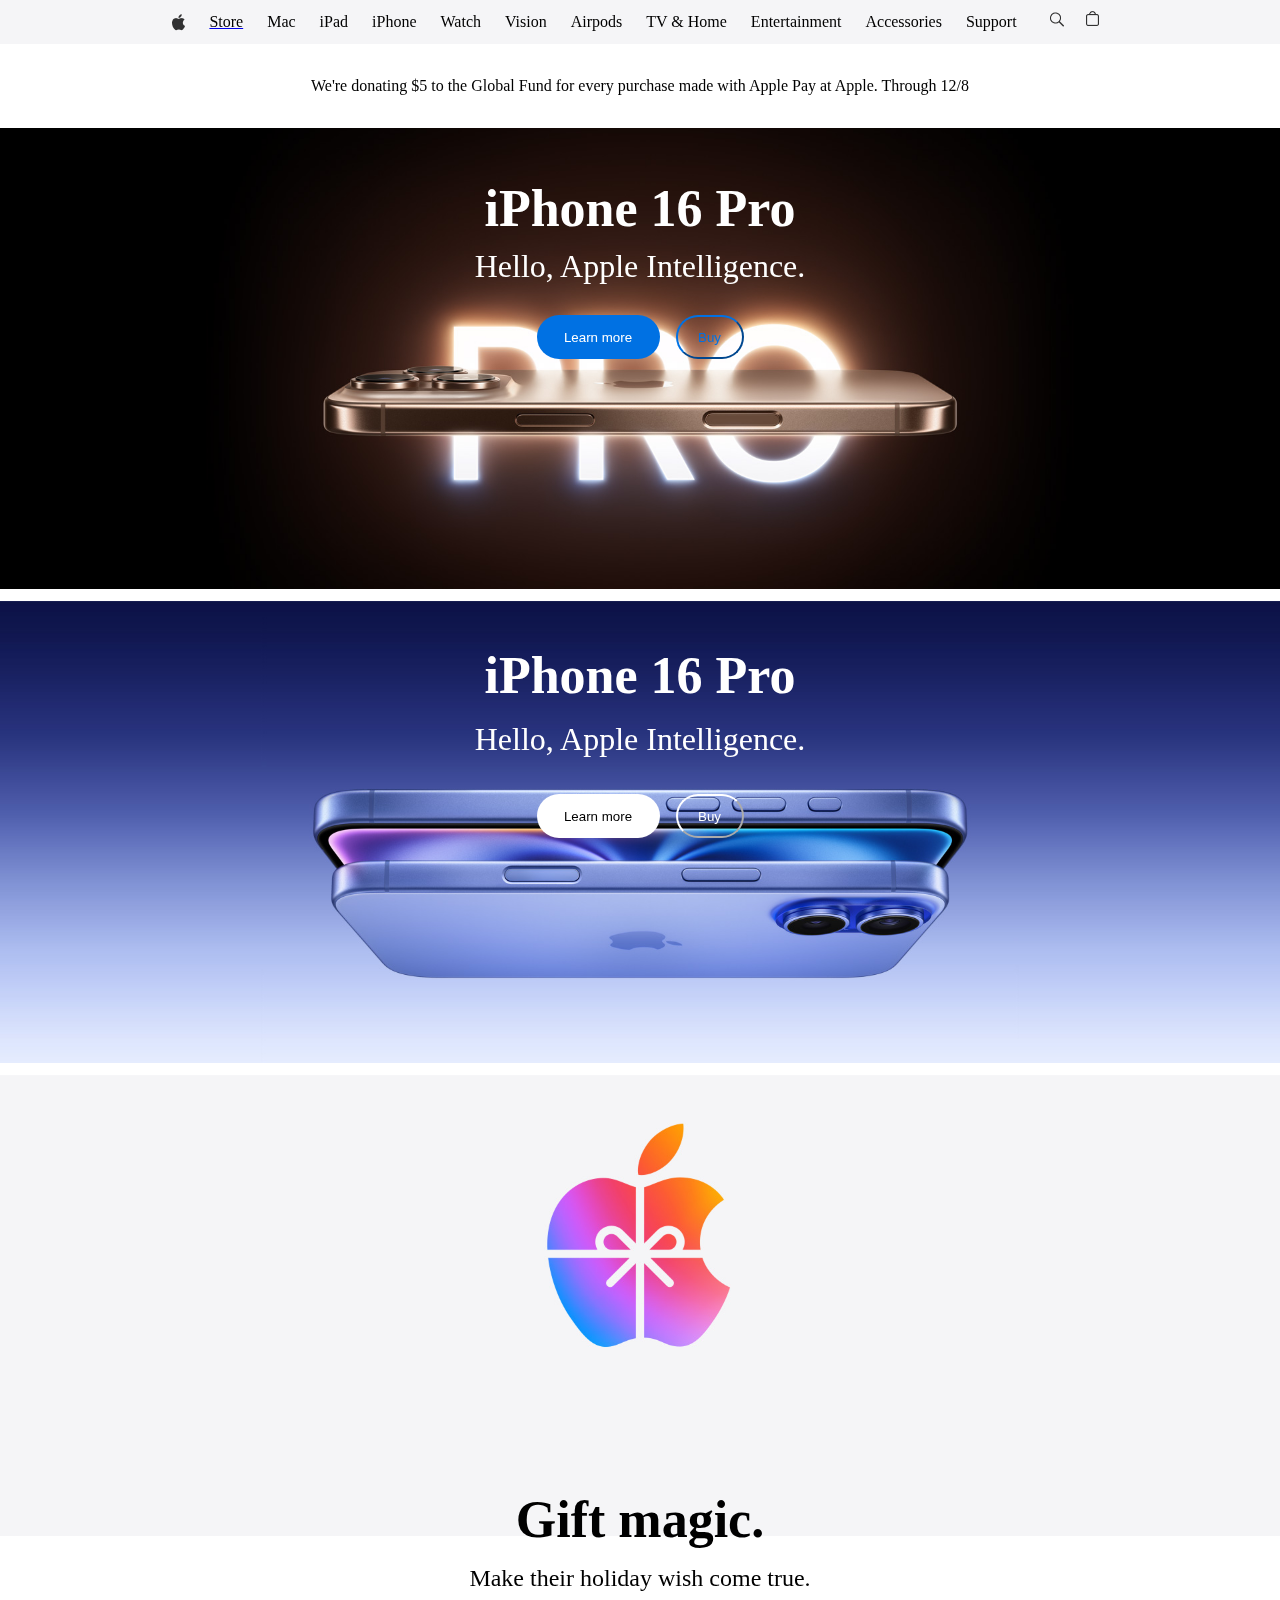
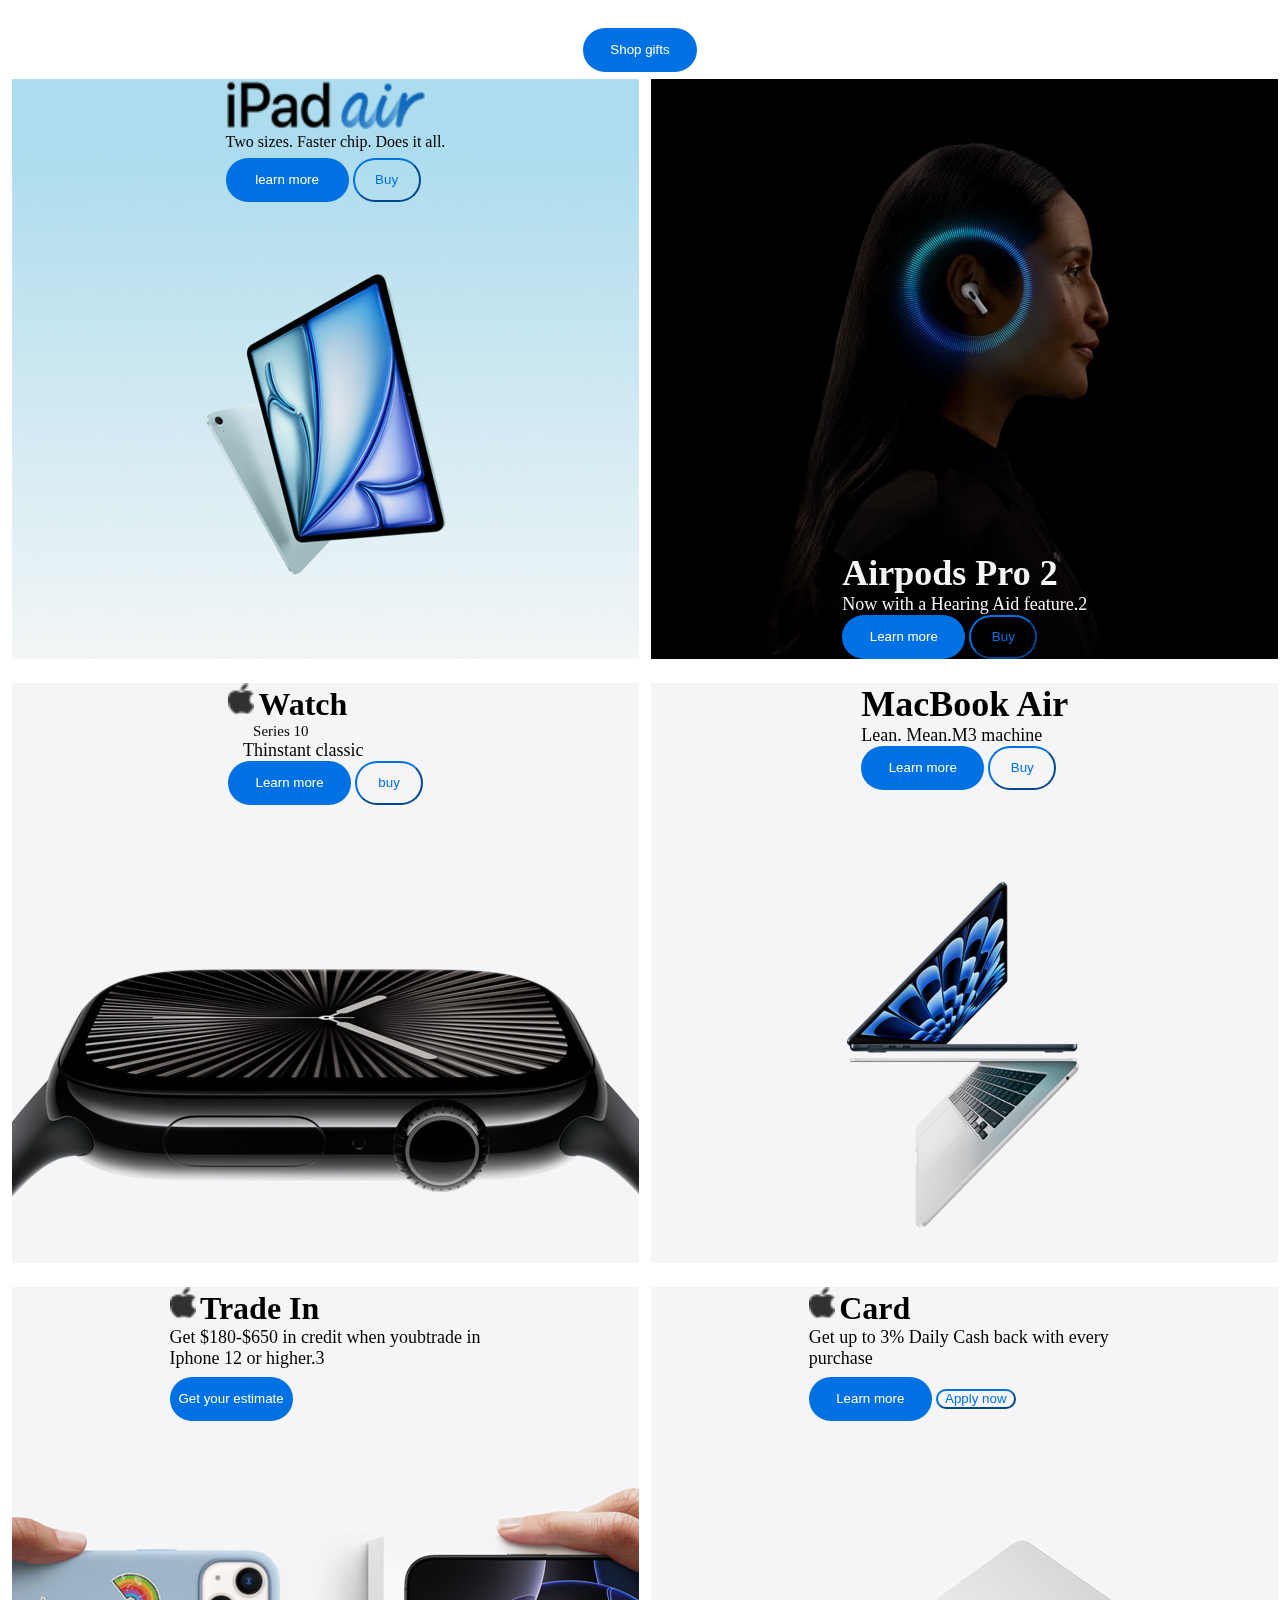
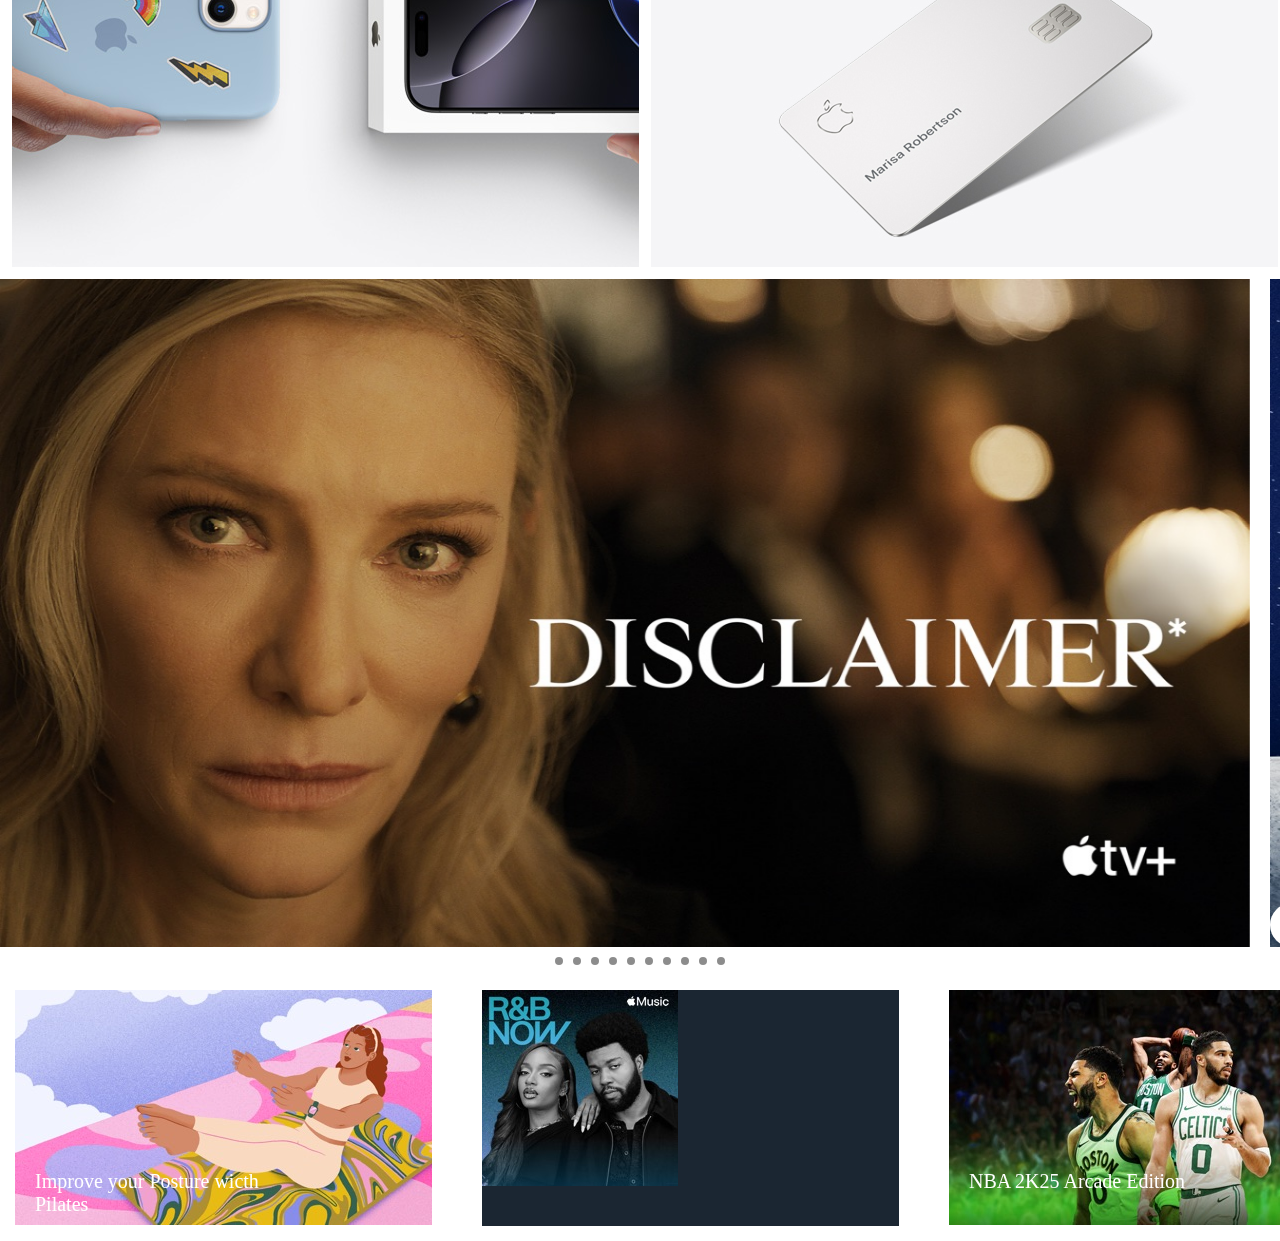
<file: index.html>
<!DOCTYPE html>
<html lang="en">
  <head>
    <meta charset="UTF-8" />
    <meta name="viewport" content="width=device-width, initial-scale=1.0" />
    <title>apple</title>
    <link rel="stylesheet" href="style.css" />
  </head>
  <body>
    <div class="box">
      <img src="Vector.png" />
      <a href="applestore.html">
        <p style="color: black">Store</p>
      </a>
      <p>Mac</p>
      <p>iPad</p>
      <p>iPhone</p>
      <p>Watch</p>
      <p>Vision</p>
      <p>Airpods</p>
      <p>TV & Home</p>
      <p>Entertainment</p>
      <p>Accessories</p>
      <p>Support</p>
      <div>
        <img src="Item → Button - Search apple.com.png" />
        <img src="Item.png" />
      </div>
    </div>
    <div class="box1">
      <p>
        We're donating $5 to the Global Fund for every purchase made with Apple
        Pay at Apple. Through 12/8
      </p>
    </div>
    <div class="box10" style="margin-top: 12px">
      <img class="box3img" src="Background.png" />
      <img
        class="box3img-2"
        src="4d617ff6192318499aff8aebb56aaf232c8f00d4.jpg"
      />
      <div class="box10-text">
        <h1 style="font-size: 52px; font-weight: 600">iPhone 16 Pro</h1>
        <p style="font-size: 32px; font-weight: 100">
          Hello, Apple Intelligence.
        </p>
        <div class="button">
          <button class="learnmore">Learn more</button>
          <button class="buy">Buy</button>
        </div>
      </div>
    </div>
    <div class="box3" style="margin-top: 12px">
      <img class="box3img" src="Background (2).png" />
      <img
        class="box3img-2"
        src="bca14fea5cc383f10eb575ae23034d12bd94613d.jpg"
      />
      <div class="box3-text">
        <h1 style="font-size: 52px; font-weight: 600">iPhone 16 Pro</h1>
        <p style="font-size: 32px; font-weight: 100">
          Hello, Apple Intelligence.
        </p>
        <div class="button">
          <button
            style="
              border: none;
              border-radius: 50px;
              background-color: white;
              color: black;
              width: 123px;
              height: 44px;
            "
          >
            Learn more
          </button>
          <button
            style="
              width: 68px;
              height: 44px;
              background-color: transparent;
              border-radius: 50px;
              color: white;
              border-color: white;
            "
          >
            Buy
          </button>
        </div>
      </div>
    </div>
    <div class="box3" style="margin-top: 12px">
      <img class="box3img" src="Figure.png" />
      <img class="box3img-2" src="Figure.png" />
      <div style="align-items: center" class="box4-text">
        <p style="font-size: 52px; font-weight: 600">Gift magic.</p>
        <p style="font-size: 24px; font-weight: 100">
          Make their holiday wish come true.
        </p>
        <div class="button">
          <button
            style="
              border: none;
              border-radius: 50px;
              background-color: #0071e3;
              color: white;
              width: 114px;
              height: 44px;
            "
          >
            Shop gifts
          </button>
        </div>
      </div>
    </div>

    <div class="mmm">
      <div class="style">
        <img class="imgstyle" src="Figure (1).png" />
        <div class="photo1">
          <img src="82056e736323cf0572d699bc8aa4af98525a979a (1).png" />
          <p style="width: 322px; height: 25px">
            Two sizes. Faster chip. Does it all.
          </p>
          <button class="learnmore">learn more</button>
          <button class="buy">Buy</button>
        </div>
      </div>
      <div class="style" style="align-items: end">
        <img class="imgstyle" src="Figure (2).png" />
        <div>
          <p style="font-weight: 600; font-size: 36px; color: #f5f5f7">
            Airpods Pro 2
          </p>
          <p style="font-size: 18px; color: #f5f5f7; font-weight: 100">
            Now with a Hearing Aid feature.2
          </p>
          <button class="learnmore">Learn more</button>
          <button class="buy">Buy</button>
        </div>
      </div>
    </div>
    <div class="mmm">
      <div class="style">
        <img class="imgstyle" src="Figure (3).png" />
        <div>
          <img style="width: 26.35px; height: 32px" src="Vector.png" />
          <span style="font-size: 32px; font-weight: 600">Watch</span>
          <p style="font-size: 15px; font-weight: 300; margin-left: 25px">
            Series 10
          </p>
          <p style="font-size: 18px; font-weight: 100; margin-left: 15px">
            Thinstant classic
          </p>
          <div>
            <button class="learnmore">Learn more</button>
            <button class="buy">buy</button>
          </div>
        </div>
      </div>
      <div class="style">
        <img class="imgstyle" src="Figure (4).png" />
        <div>
          <p style="font-size: 36px; font-weight: 600">MacBook Air</p>
          <p style="font-size: 18px; font-weight: 100">Lean. Mean.M3 machine</p>
          <button class="learnmore">Learn more</button>
          <button class="buy">Buy</button>
        </div>
      </div>
    </div>
    <div class="mmm">
      <div class="style">
        <img class="imgstyle" src="Figure (5).png" />
        <div>
          <img style="width: 26.35px; height: 32px" src="Vector.png" />
          <span style="font-size: 32px; font-weight: 600">Trade In</span>
          <p
            style="
              font-size: 18px;
              font-weight: 100;
              width: 312px;
              height: 50px;
            "
          >
            Get $180-$650 in credit when youbtrade in Iphone 12 or higher.3
          </p>
          <button class="learnmore">Get your estimate</button>
        </div>
      </div>
      <div class="style" style="aspect-ratio: 2.7">
        <img class="imgstyle" src="Figure (6).png" />
        <div>
          <img style="width: 26.35px; height: 32px" src="Vector.png" />
          <span style="font-size: 32px; font-weight: 600">Card</span>
          <p
            style="
              font-size: 18px;
              font-weight: 100;
              width: 312px;
              height: 50px;
            "
          >
            Get up to 3% Daily Cash back with every purchase
          </p>
          <button class="learnmore">Learn more</button>
          <button
            style="
              background: transparent;
              border-color: #0071e3;
              color: #0071e3;
              border-radius: 50px;
              width: 80px;
              height: 20px;
            "
          >
            Apply now
          </button>
        </div>
      </div>
    </div>

    <div class="scrollphoto">
      <div class="scroll">
        <img src="a71fa31c036fa4ebdb97754279e6264a8511c26a.jpg" />
      </div>

      <div class="scroll">
        <img src="0ef20c456c1f9e35f8cfc952ddd2340d8debbb86.jpg" />
        <div style="display: flex; gap: 16px">
          <button
            class="learnmore"
            style="background-color: white; color: black"
          >
            Stream now
          </button>
          <p style="color: white">
            <span style="font-weight: 600">Comedy</span>. Will they make
            history...or fake it?
          </p>
        </div>
      </div>
      <div class="scroll">
        <img src="a96232d2cffc7341eddba9393942d27673a1bb78.jpg" />
      </div>
    </div>
    <div class="dotcontain">
      <div class="dot"></div>
      <div class="dot"></div>
      <div class="dot"></div>
      <div class="dot"></div>
      <div class="dot"></div>
      <div class="dot"></div>
      <div class="dot"></div>
      <div class="dot"></div>
      <div class="dot"></div>
      <div class="dot"></div>
    </div>
    <div class="scrollphoto">
      <div
        class="scroll1"
        style="padding: 15px; position: relative; width: 417px; flex-shrink: 0"
      >
        <img
          style="z-index: -1; position: absolute"
          src="e033ddcb5654ccf5071cb9aa881c2777995fe982.jpg"
        />
        <p
          style="
            color: white;
            width: 250px;
            height: 20px;
            margin-top: 180px;
            margin-left: 20px;
            font-size: 20px;
          "
        >
          Improve your Posture wicth Pilates
        </p>
      </div>

      <div
        class="scroll1"
        style="padding: 15px; position: relative; width: 417px; height: 236px"
      >
        <div style="background-color: #1b2632; width: 417px; height: 236px">
          <img src="0df24b097ab300470fed21a9de19f058cf2906a9.jpg" />
        </div>
      </div>

      <div
        class="scroll1"
        style="padding: 15px; position: relative; width: 417px; flex-shrink: 0"
      >
        <img
          style="z-index: -1; position: absolute"
          src="52a931e704c5646e473e9c81240f4f8a2c23083b.jpg"
        />
        <p
          style="
            color: white;
            width: 250px;
            height: 20px;
            margin-top: 180px;
            margin-left: 20px;
            font-size: 20px;
          "
        >
          NBA 2K25 Arcade Edition
        </p>
      </div>

      <div
        class="scroll1"
        style="padding: 15px; position: relative; width: 417px; flex-shrink: 0"
      >
        <img
          style="z-index: -1; position: absolute"
          src="66bb502821af3f0be46c1fe59c0e12de22c8bbb9.jpg"
        />
        <p
          style="
            color: white;
            width: 250px;
            height: 20px;
            margin-top: 180px;
            margin-left: 20px;
            font-size: 20px;
          "
        >
          Strength with Kim
        </p>
      </div>

      <div class="scroll1" style="padding: 15px">
        <div style="background-color: #ebb799; width: 417px; height: 236px">
          <img src="7255cf7cc234a1b7a495df7e34033187a858d846.jpg" />
        </div>
      </div>
    </div>
  </body>
</html>
</file>
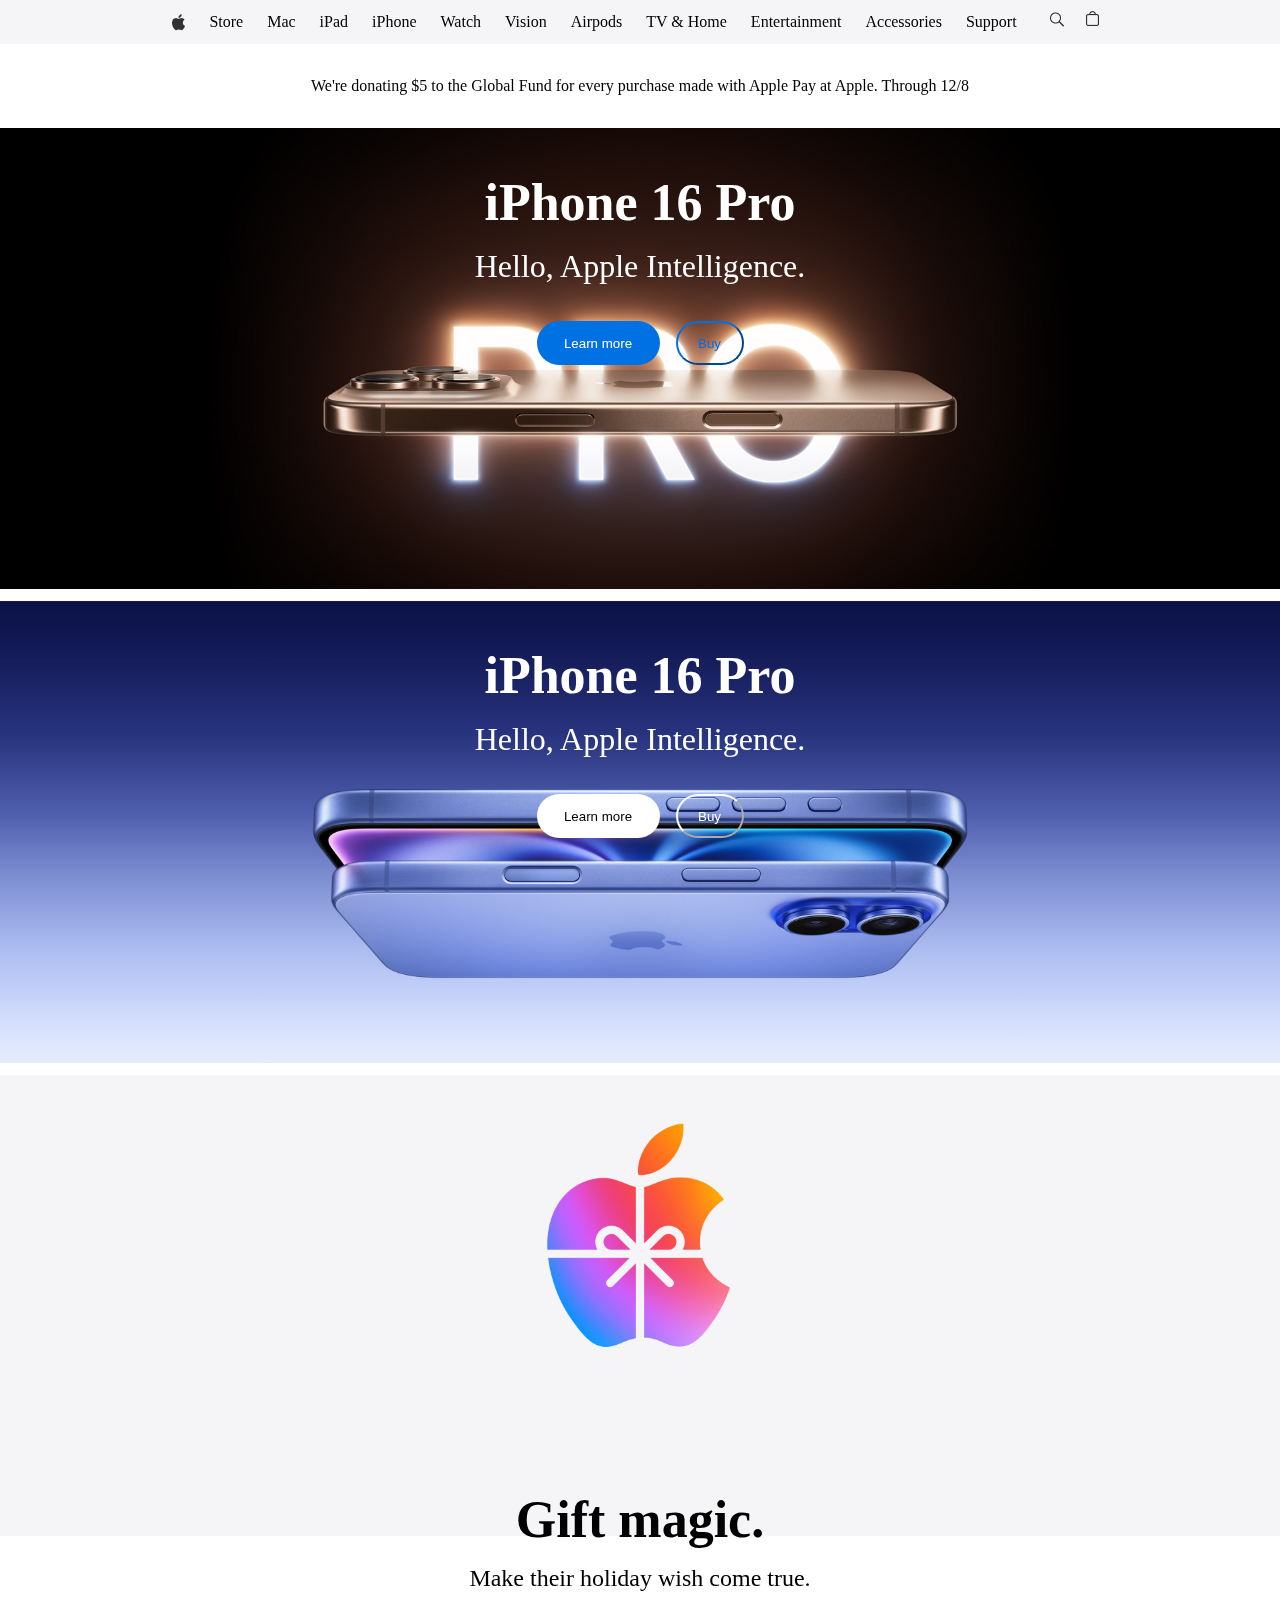
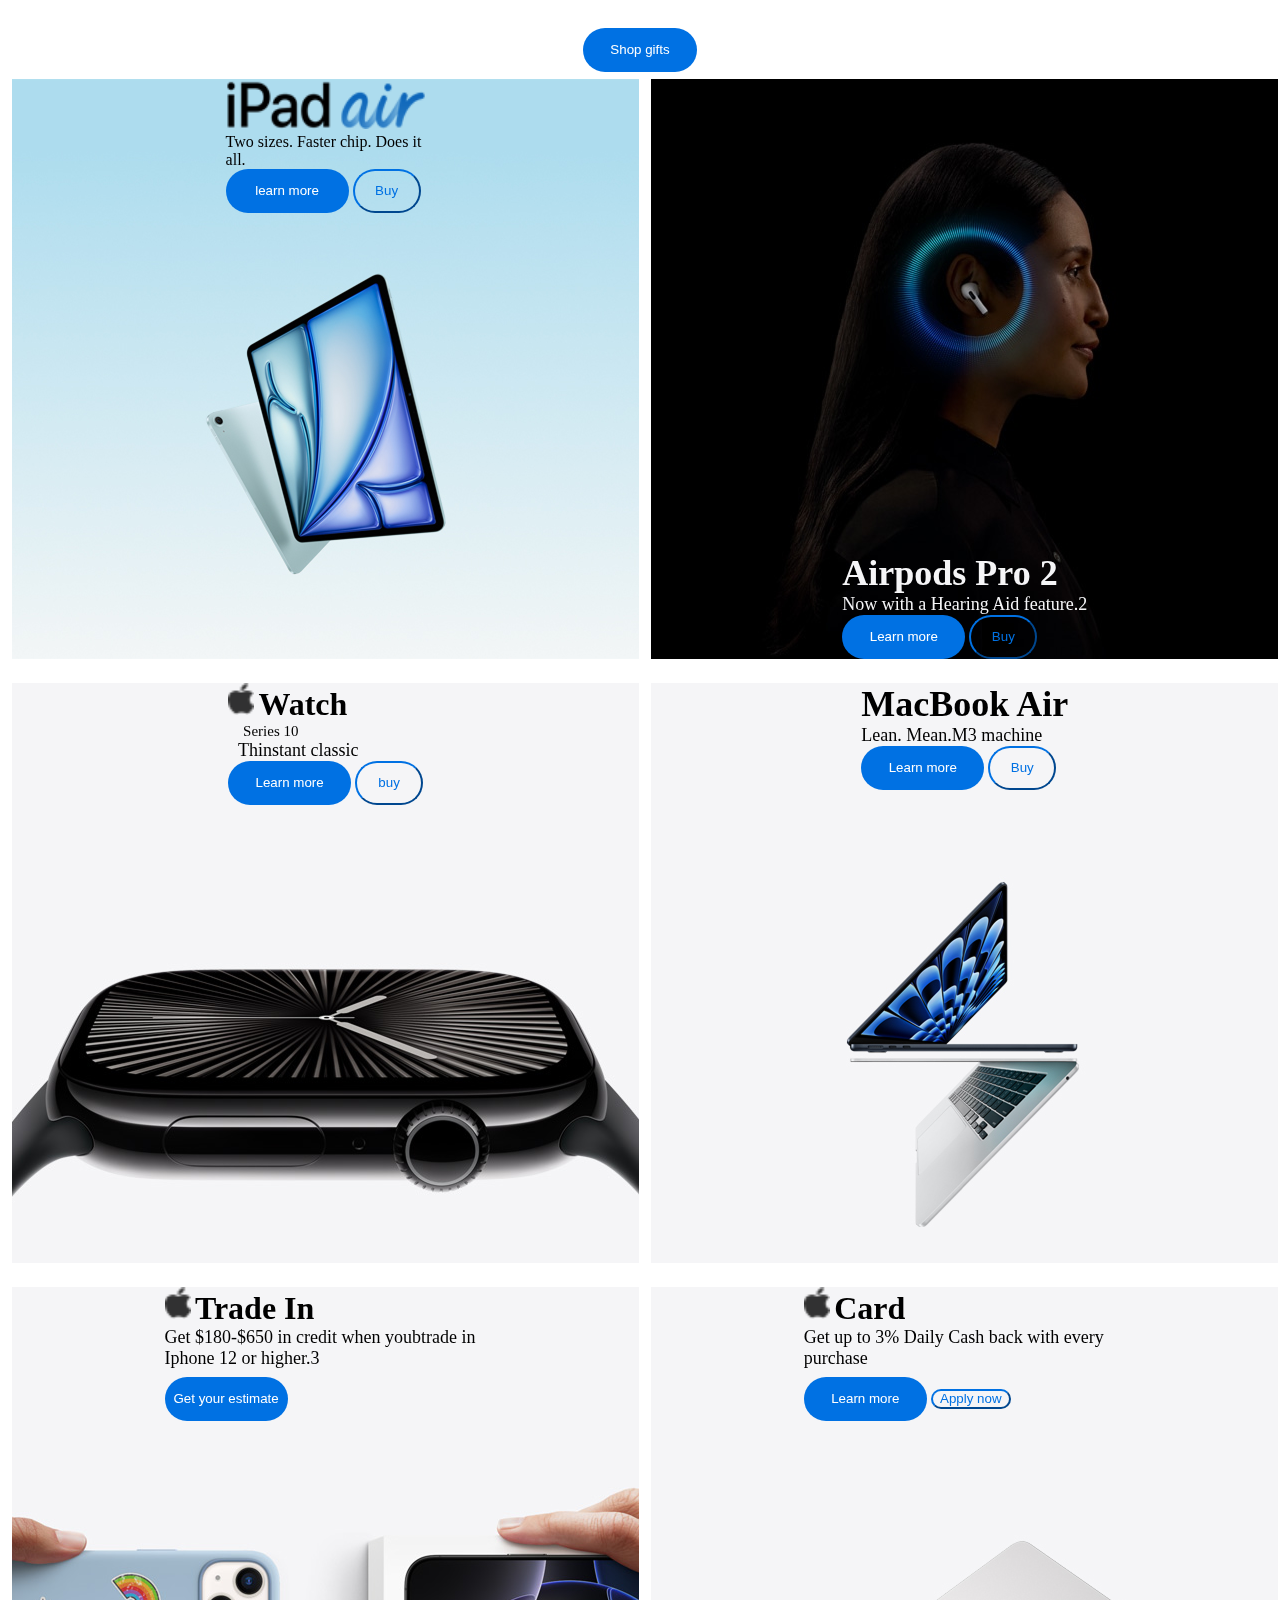
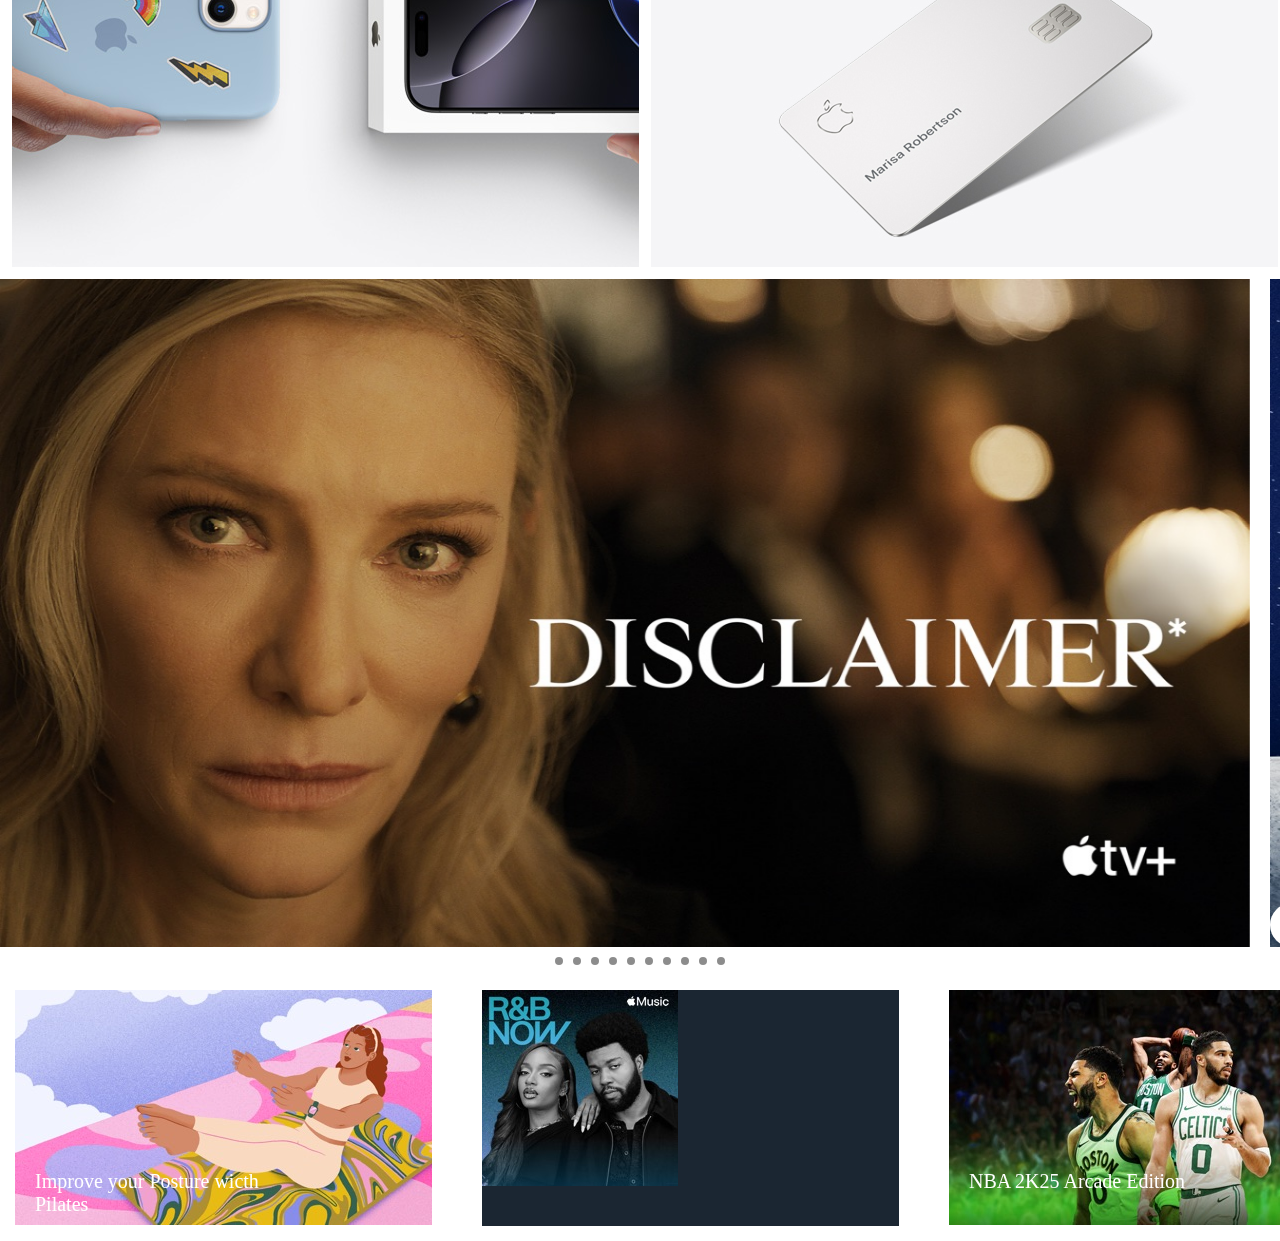
<file: apple.html>
<!DOCTYPE html>
<html lang="en">
  <head>
    <meta charset="UTF-8" />
    <meta name="viewport" content="width=device-width, initial-scale=1.0" />
    <title>apple</title>
    <link rel="stylesheet" href="style.css" />
  </head>
  <body>
    <div class="box">
      <img src="Vector.png" />
      <p>Store</p>
      <p>Mac</p>
      <p>iPad</p>
      <p>iPhone</p>
      <p>Watch</p>
      <p>Vision</p>
      <p>Airpods</p>
      <p>TV & Home</p>
      <p>Entertainment</p>
      <p>Accessories</p>
      <p>Support</p>
      <div>
        <img src="Item → Button - Search apple.com.png" />
        <img src="Item.png" />
      </div>
    </div>
    <div class="box1">
      <p>
        We're donating $5 to the Global Fund for every purchase made with Apple
        Pay at Apple. Through 12/8
      </p>
    </div>
    <div class="box3" style="margin-top: 12px">
      <img class="box3img" src="Background.png" />
      <img
        class="box3img-2"
        src="4d617ff6192318499aff8aebb56aaf232c8f00d4.jpg"
      />
      <div class="box3-text">
        <h1 style="font-size: 52px; font-weight: 600">iPhone 16 Pro</h1>
        <p style="font-size: 32px; font-weight: 100">
          Hello, Apple Intelligence.
        </p>
        <div class="button">
          <button class="learnmore">Learn more</button>
          <button class="buy">Buy</button>
        </div>
      </div>
    </div>
    <div class="box3" style="margin-top: 12px">
      <img class="box3img" src="Background (2).png" />
      <img
        class="box3img-2"
        src="bca14fea5cc383f10eb575ae23034d12bd94613d.jpg"
      />
      <div class="box3-text">
        <h1 style="font-size: 52px; font-weight: 600">iPhone 16 Pro</h1>
        <p style="font-size: 32px; font-weight: 100">
          Hello, Apple Intelligence.
        </p>
        <div class="button">
          <button
            style="
              border: none;
              border-radius: 50px;
              background-color: white;
              color: black;
              width: 123px;
              height: 44px;
            "
          >
            Learn more
          </button>
          <button
            style="
              width: 68px;
              height: 44px;
              background-color: transparent;
              border-radius: 50px;
              color: white;
              border-color: white;
            "
          >
            Buy
          </button>
        </div>
      </div>
    </div>
    <div class="box3" style="margin-top: 12px">
      <img class="box3img" src="Figure.png" />
      <img class="box3img-2" src="Figure.png" />
      <div style="align-items: center" class="box4-text">
        <p style="font-size: 52px; font-weight: 600">Gift magic.</p>
        <p style="font-size: 24px; font-weight: 100">
          Make their holiday wish come true.
        </p>
        <div class="button">
          <button
            style="
              border: none;
              border-radius: 50px;
              background-color: #0071e3;
              color: white;
              width: 114px;
              height: 44px;
            "
          >
            Shop gifts
          </button>
        </div>
      </div>
    </div>

    <div class="mmm">
      <div class="style">
        <img class="imgstyle" src="Figure (1).png" />
        <div class="photo1">
          <img src="82056e736323cf0572d699bc8aa4af98525a979a (1).png" />
          <p>Two sizes. Faster chip. Does it all.</p>
          <button class="learnmore">learn more</button>
          <button class="buy">Buy</button>
        </div>
      </div>
      <div class="style" style="align-items: end">
        <img class="imgstyle" src="Figure (2).png" />
        <div>
          <p style="font-weight: 600; font-size: 36px; color: #f5f5f7">
            Airpods Pro 2
          </p>
          <p style="font-size: 18px; color: #f5f5f7; font-weight: 100">
            Now with a Hearing Aid feature.2
          </p>
          <button class="learnmore">Learn more</button>
          <button class="buy">Buy</button>
        </div>
      </div>
    </div>
    <div class="mmm">
      <div class="style">
        <img class="imgstyle" src="Figure (3).png" />
        <div>
          <img style="width: 26.35px; height: 32px" src="Vector.png" />
          <span style="font-size: 32px; font-weight: 600">Watch</span>
          <p style="font-size: 15px; font-weight: 300; margin-left: 15px">
            Series 10
          </p>
          <p style="font-size: 18px; font-weight: 100; margin-left: 10px">
            Thinstant classic
          </p>
          <div>
            <button class="learnmore">Learn more</button>
            <button class="buy">buy</button>
          </div>
        </div>
      </div>
      <div class="style">
        <img class="imgstyle" src="Figure (4).png" />
        <div>
          <p style="font-size: 36px; font-weight: 600">MacBook Air</p>
          <p style="font-size: 18px; font-weight: 100">Lean. Mean.M3 machine</p>
          <button class="learnmore">Learn more</button>
          <button class="buy">Buy</button>
        </div>
      </div>
    </div>
    <div class="mmm">
      <div class="style">
        <img class="imgstyle" src="Figure (5).png" />
        <div>
          <img style="width: 26.35px; height: 32px" src="Vector.png" />
          <span style="font-size: 32px; font-weight: 600">Trade In</span>
          <p
            style="
              font-size: 18px;
              font-weight: 100;
              width: 322px;
              height: 50px;
            "
          >
            Get $180-$650 in credit when youbtrade in Iphone 12 or higher.3
          </p>
          <button class="learnmore">Get your estimate</button>
        </div>
      </div>
      <div class="style" style="aspect-ratio: 2.7">
        <img class="imgstyle" src="Figure (6).png" />
        <div>
          <img style="width: 26.35px; height: 32px" src="Vector.png" />
          <span style="font-size: 32px; font-weight: 600">Card</span>
          <p
            style="
              font-size: 18px;
              font-weight: 100;
              width: 322px;
              height: 50px;
            "
          >
            Get up to 3% Daily Cash back with every purchase
          </p>
          <button class="learnmore">Learn more</button>
          <button
            style="
              background: transparent;
              border-color: #0071e3;
              color: #0071e3;
              border-radius: 50px;
              width: 80px;
              height: 20px;
            "
          >
            Apply now
          </button>
        </div>
      </div>
    </div>

    <div class="scrollphoto">
      <div class="scroll">
        <img src="a71fa31c036fa4ebdb97754279e6264a8511c26a.jpg" />
      </div>

      <div class="scroll">
        <img src="0ef20c456c1f9e35f8cfc952ddd2340d8debbb86.jpg" />
        <div style="display: flex; gap: 16px">
          <button
            class="learnmore"
            style="background-color: white; color: black"
          >
            Stream now
          </button>
          <p style="color: white">
            <span style="font-weight: 600">Comedy</span>. Will they make
            history...or fake it?
          </p>
        </div>
      </div>
      <div class="scroll">
        <img src="a96232d2cffc7341eddba9393942d27673a1bb78.jpg" />
      </div>
    </div>
    <div class="dotcontain">
      <div class="dot"></div>
      <div class="dot"></div>
      <div class="dot"></div>
      <div class="dot"></div>
      <div class="dot"></div>
      <div class="dot"></div>
      <div class="dot"></div>
      <div class="dot"></div>
      <div class="dot"></div>
      <div class="dot"></div>
    </div>
    <div class="scrollphoto">
      <div
        class="scroll1"
        style="padding: 15px; position: relative; width: 417px; flex-shrink: 0"
      >
        <img
          style="z-index: -1; position: absolute"
          src="e033ddcb5654ccf5071cb9aa881c2777995fe982.jpg"
        />
        <p
          style="
            color: white;
            width: 250px;
            height: 20px;
            margin-top: 180px;
            margin-left: 20px;
            font-size: 20px;
          "
        >
          Improve your Posture wicth Pilates
        </p>
      </div>

      <div class="scroll1" style="padding: 15px">
        <div style="background-color: #1b2632; width: 417px; height: 236px">
          <img src="0df24b097ab300470fed21a9de19f058cf2906a9.jpg" />
        </div>
      </div>

      <div
        class="scroll1"
        style="padding: 15px; position: relative; width: 417px; flex-shrink: 0"
      >
        <img
          style="z-index: -1; position: absolute"
          src="52a931e704c5646e473e9c81240f4f8a2c23083b.jpg"
        />
        <p
          style="
            color: white;
            width: 250px;
            height: 20px;
            margin-top: 180px;
            margin-left: 20px;
            font-size: 20px;
          "
        >
          NBA 2K25 Arcade Edition
        </p>
      </div>

      <div
        class="scroll1"
        style="padding: 15px; position: relative; width: 417px; flex-shrink: 0"
      >
        <img
          style="z-index: -1; position: absolute"
          src="66bb502821af3f0be46c1fe59c0e12de22c8bbb9.jpg"
        />
        <p
          style="
            color: white;
            width: 250px;
            height: 20px;
            margin-top: 180px;
            margin-left: 20px;
            font-size: 20px;
          "
        >
          Strength with Kim
        </p>
      </div>

      <div class="scroll1" style="padding: 15px">
        <div style="background-color: #ebb799; width: 417px; height: 236px">
          <img src="7255cf7cc234a1b7a495df7e34033187a858d846.jpg" />
        </div>
      </div>
    </div>
  </body>
</html>
</file>
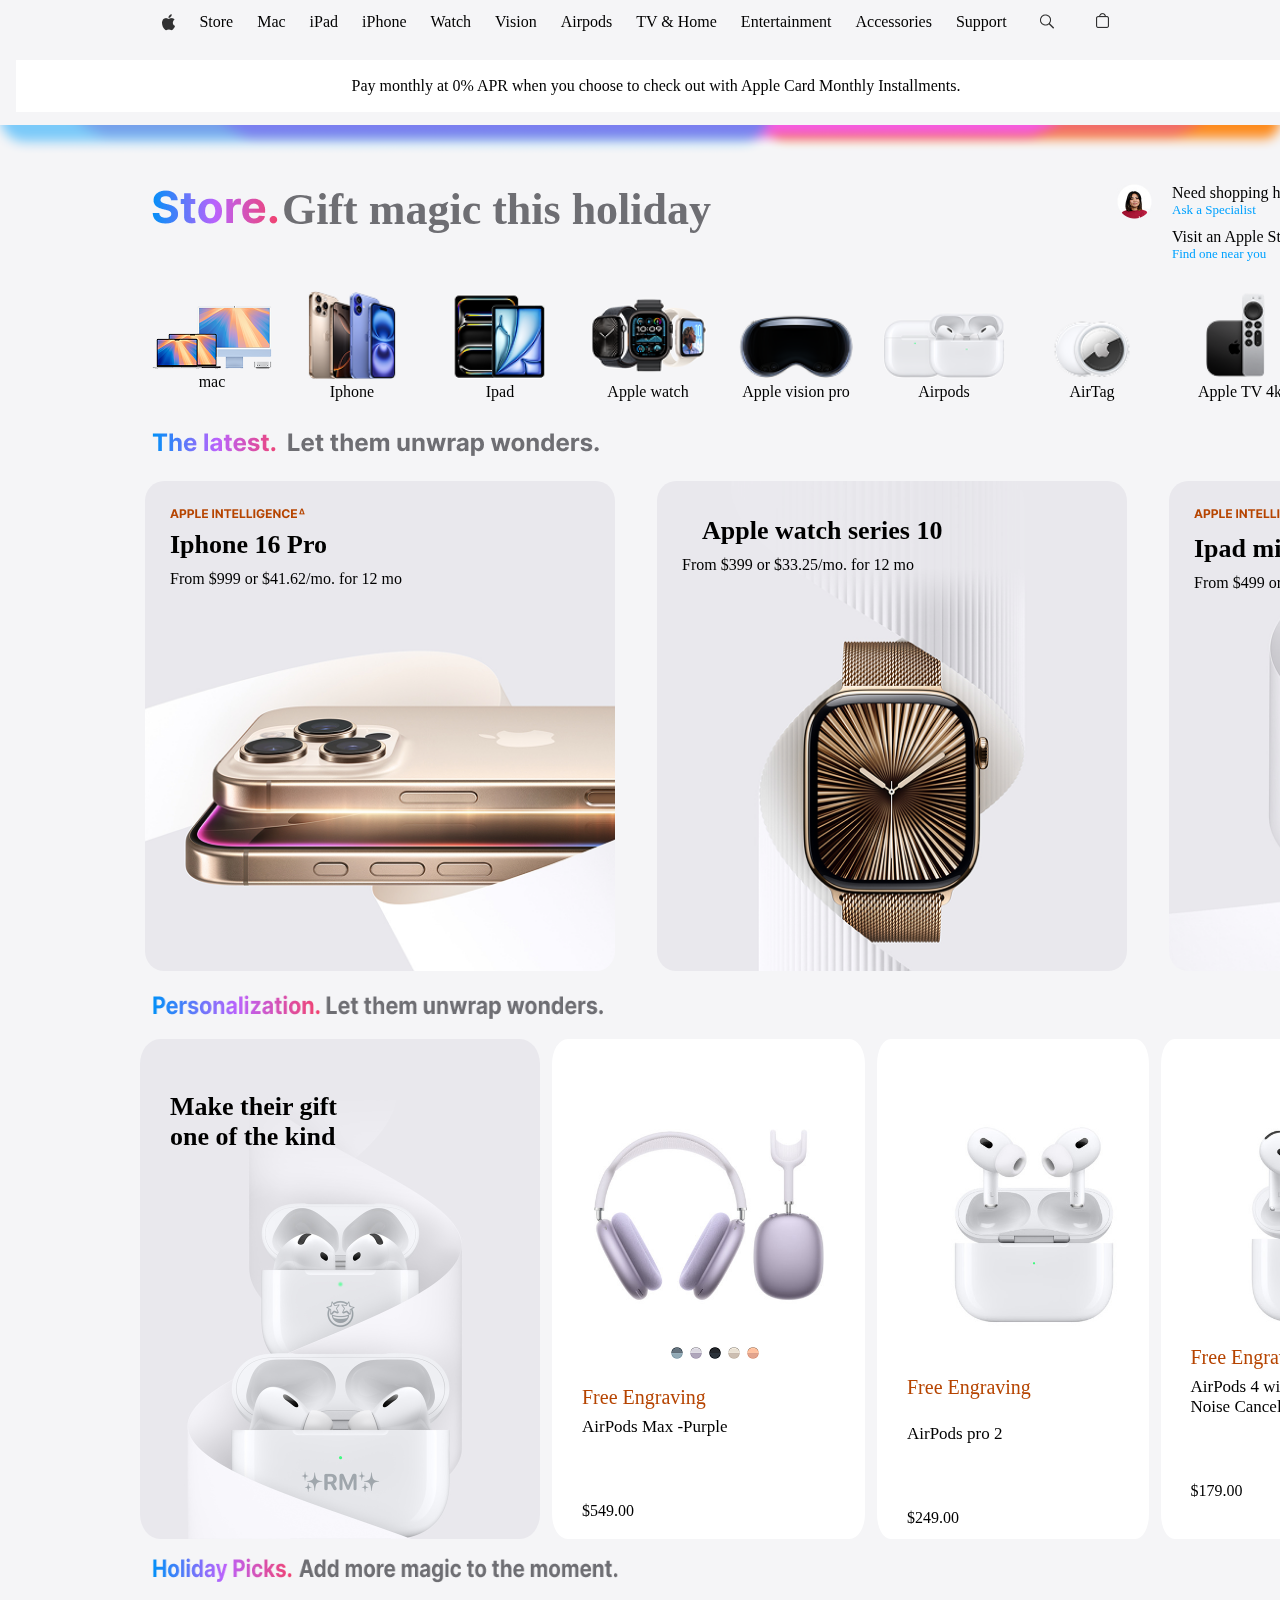
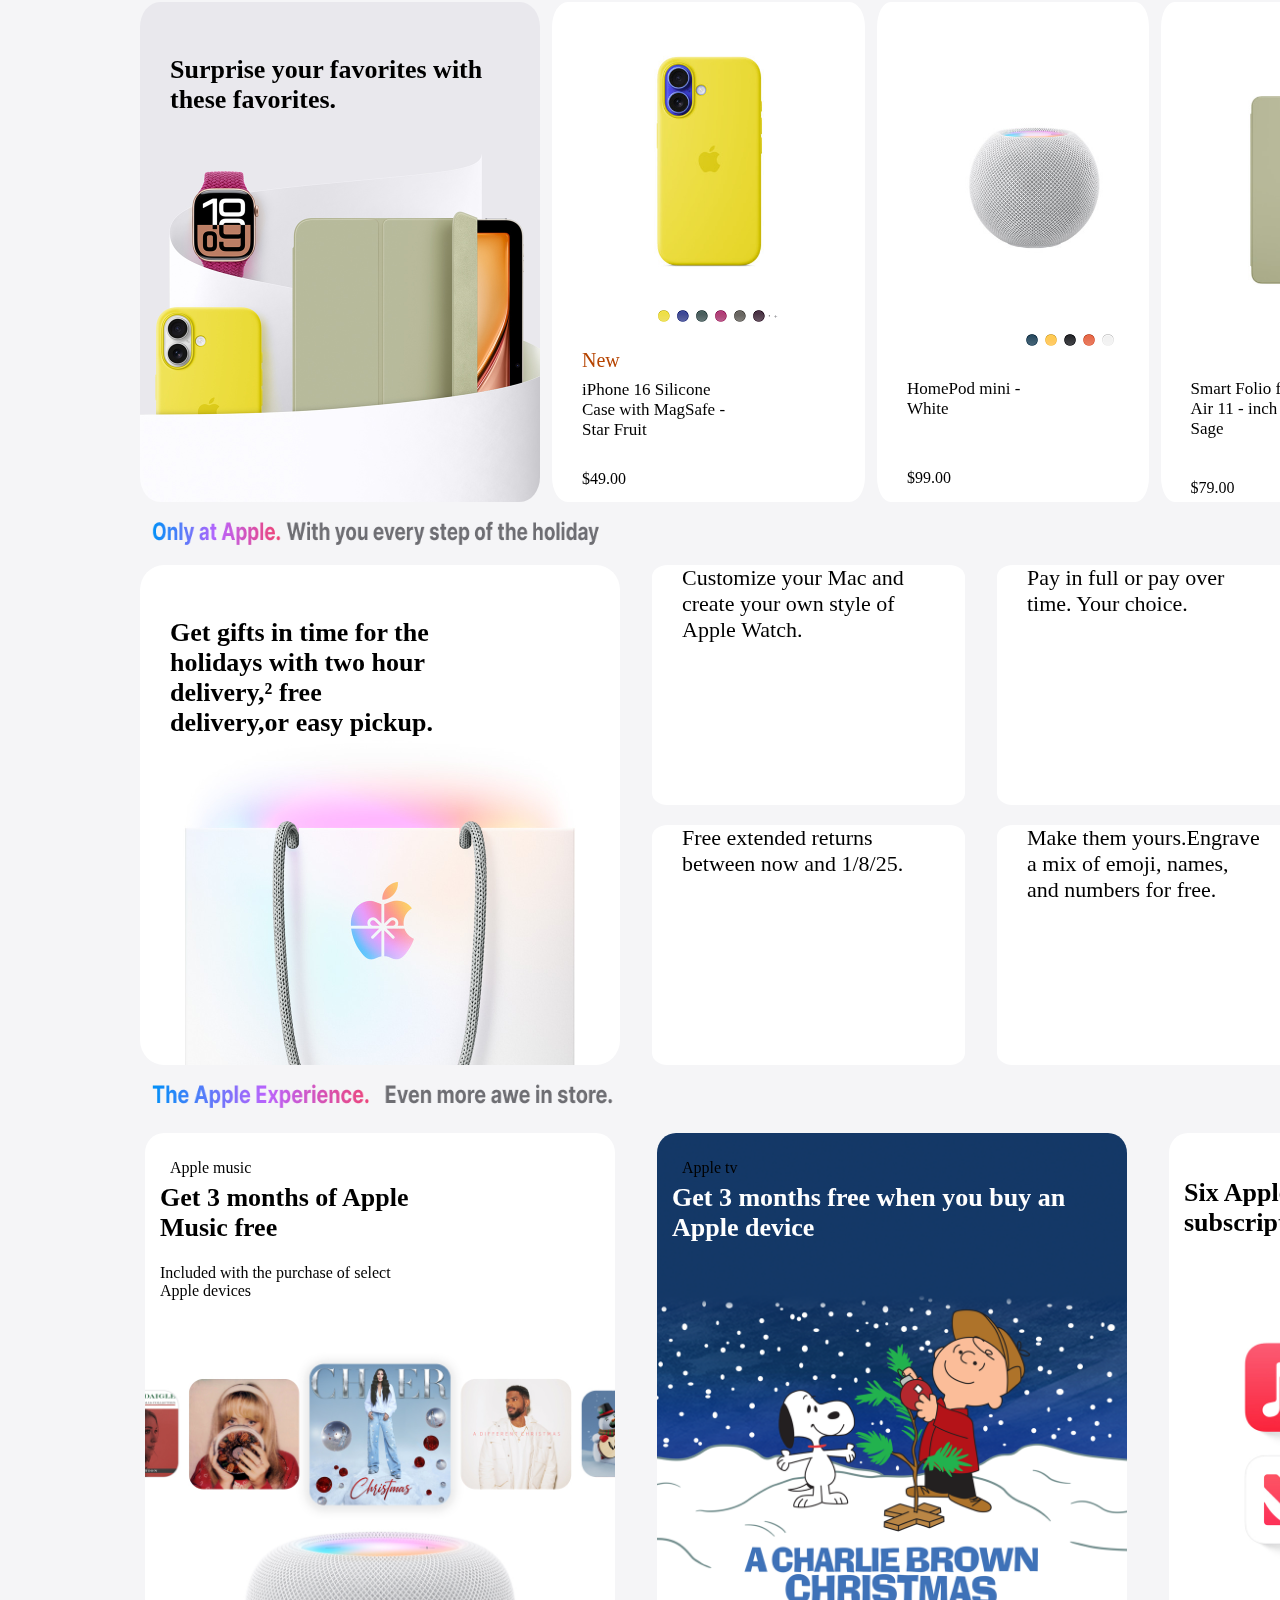
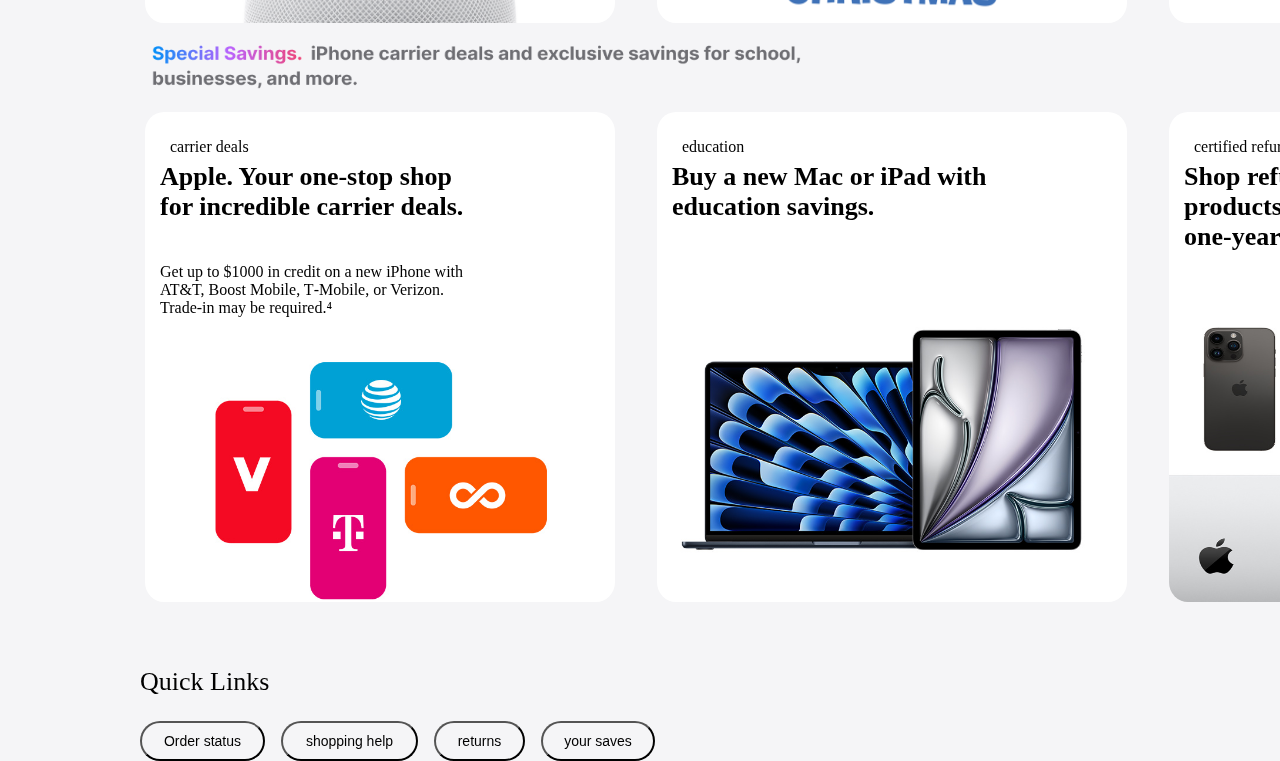
<file: applestore.html>
<!DOCTYPE html>
<html lang="en">
  <head>
    <meta charset="UTF-8" />
    <meta name="viewport" content="width=device-width, initial-scale=1.0" />
    <title>Apple Store</title>
    <link rel="stylesheet" href="style2.css" />
  </head>
  <body>
    <div class="box">
      <img src="Vector.png" />
      <p>Store</p>
      <p>Mac</p>
      <p>iPad</p>
      <p>iPhone</p>
      <p>Watch</p>
      <p>Vision</p>
      <p>Airpods</p>
      <p>TV & Home</p>
      <p>Entertainment</p>
      <p>Accessories</p>
      <p>Support</p>
      <img src="Item → Button - Search apple.com.png" />
      <img src="Item.png" />
    </div>
    <div class="box1">
      <p>
        Pay monthly at 0% APR when you choose to check out with Apple Card
        Monthly Installments.
      </p>
    </div>

    <div class="box">
      <img class="full-img" src="Background (4).png" />
    </div>

    <div class="box2">
      <div style="width: 655px; height: 52px; gap: 32px">
        <img
          style="font-size: 44px; font-weight: 600"
          src="Heading 1 → Store..png"
        />
        <span style="font-size: 44px; font-weight: 600; color: #6e6e73">
          Gift magic this holiday</span
        >
      </div>
      <div class="text2">
        <img
          style="width: 35px; height: 35px"
          src="store-chat-holiday-specialist-icon-202411_AV3.png"
        />
        <div class="text3">
          <p>Need shopping help?</p>
          <p style="font-size: 13px; color: rgb(0, 162, 255)">
            Ask a Specialist
          </p>
          <p style="margin-top: 10px">Visit an Apple Store</p>
          <p style="font-size: 13px; color: rgb(0, 162, 255)">
            Find one near you
          </p>
        </div>
      </div>
    </div>
    <div class="scrollphoto box2">
      <div>
        <img class="pro" src="store-card-13-mac-nav-202410.png" />
        <p style="justify-content: center; display: flex">mac</p>
      </div>
      <div>
        <img
          style="width: 136px"
          src="store-card-13-iphone-nav-202409_GEO_US.png"
        />
        <p style="justify-content: center; display: flex">Iphone</p>
      </div>
      <div>
        <img style="width: 136px" src="store-card-13-ipad-nav-202405.png" />
        <p style="justify-content: center; display: flex">Ipad</p>
      </div>
      <div>
        <img style="width: 136px" src="store-card-13-watch-nav-202409.png" />
        <p style="justify-content: center; display: flex">Apple watch</p>
      </div>
      <div>
        <img
          style="width: 136px"
          src="store-card-13-vision-pro-nav-202401.png"
        />
        <p style="justify-content: center; display: flex">Apple vision pro</p>
      </div>
      <div>
        <img style="width: 136px" src="store-card-13-airpods-nav-202409.png" />
        <p style="justify-content: center; display: flex">Airpods</p>
      </div>
      <div>
        <img style="width: 136px" src="store-card-13-airtags-nav-202108.png" />
        <p style="justify-content: center; display: flex">AirTag</p>
      </div>
      <div>
        <img style="width: 136px" src="store-card-13-appletv-nav-202210.png" />
        <p style="justify-content: center; display: flex">Apple TV 4k</p>
      </div>
      <div>
        <img style="width: 136px" src="store-card-13-homepod-nav-202301.png" />
        <p style="justify-content: center; display: flex">homepod</p>
      </div>
      <div>
        <img
          style="width: 136px"
          src="store-card-13-accessories-nav-202409.png"
        />
        <p style="justify-content: center; display: flex">Accessories</p>
      </div>
      <div>
        <img
          style="width: 136px"
          src="store-card-13-holiday-giftcards-asit-agc-nav-202111.png"
        />
        <p style="justify-content: center; display: flex">Apple Gift card</p>
      </div>
    </div>
    <div class="box2">
      <img style="width: 467px; height: 34px" src="SectionTitle.png" />
    </div>
    <div class="scrollphoto" style="margin-left: 140px">
      <div class="product">
        <img
          class="scroll"
          style="
            z-index: -1;
            position: absolute;
            object-fit: cover;
            border-radius: 5%;
          "
          src="store-card-50-holiday-iphone-pro-202411_GEO_US.png"
        />
        <div class="text1; product">
          <img
            style="
              width: 204px;
              height: 24px;
              margin-top: 30px;
              margin-left: 30px;
            "
            src="Heading 3.png"
          />
          <p style="font-size: 26px; font-weight: 700; margin-left: 30px">
            Iphone 16 Pro
          </p>
          <p style="margin-left: 30px; margin-top: 10px">
            From $999 or $41.62/mo. for 12 mo
          </p>
        </div>
      </div>
      <div class="product">
        <img
          class="scroll"
          style="
            z-index: -1;
            position: absolute;
            object-fit: cover;
            border-radius: 5%;
          "
          src="store-card-50-holiday-watch-s10-202411.png"
        />
        <div class="text1; product">
          <p
            style="
              font-size: 26px;
              font-weight: 700;
              margin-left: 50px;
              margin-top: 40px;
            "
          >
            Apple watch series 10
          </p>
          <p style="margin-top: 10px; margin-left: 30px">
            From $399 or $33.25/mo. for 12 mo
          </p>
        </div>
      </div>
      <div style="flex-shrink: 0" class="product">
        <img
          class="scroll"
          style="z-index: -1; position: absolute; border-radius: 5%"
          src="store-card-50-holiday-ipad-mini-202411.png"
        />
        <div class="text1;product">
          <img
            style="
              width: 204px;
              height: 24px;
              margin-top: 30px;
              margin-left: 30px;
            "
            src="Heading 3.png"
          />
          <p style="font-size: 26px; font-weight: 700; margin-left: 30px">
            Ipad mini
          </p>
          <p style="margin-top: 10px; margin-left: 30px">
            From $499 or $41.58/mo. for 12 mo
          </p>
        </div>
      </div>
      <div style="flex-shrink: 0" class="product">
        <img
          class="scroll"
          style="
            z-index: -1;
            position: absolute;
            object-fit: cover;
            border-radius: 5%;
          "
          src="store-card-50-holiday-macbook-pro-202411 (1).png"
        />
        <div class="text1; product">
          <img
            style="
              width: 204px;
              height: 24px;
              margin-top: 30px;
              margin-left: 30px;
            "
            src="Heading 3.png"
          />
          <p style="font-size: 26px; font-weight: 700; margin-left: 30px">
            MacBook Pro
          </p>
          <p style="margin-left: 30px; margin-left: 10px">
            From $1599 or $133.25 for 12 mo
          </p>
        </div>
      </div>
    </div>
    <div class="box2">
      <img style="width: 467px; height: 34px" src="SectionTitle (1).png" />
    </div>
    <div class="scrollphoto" style="margin-left: 140px">
      <div
        style="display: flex; position: relative; flex-shrink: 0; width: 400px"
      >
        <img
          style="
            position: absolute;
            z-index: -1;
            border-radius: 5%;
            width: 400px;
            height: 500px;
          "
          src="0a525b0da81b93735e1f513f958e111d7e3079a1 (1).jpg"
        />
        <div
          style="
            width: 197px;
            height: 66px;
            color: black;
            font-size: 26px;
            margin-top: 53px;
            margin-left: 30px;
            font-weight: 700;
          "
        >
          Make their gift one of the kind
        </div>
      </div>
      <div
        style="
          width: 313px;
          flex-shrink: 0;
          height: 500px;
          background-color: white;
          border-radius: 5%;
        "
      >
        <img
          style="
            margin-top: 49px;
            margin-left: 41.5px;
            width: 230px;
            height: 230px;
          "
          src="2609ceeb74c88a8937d995e24c37c91f4084949c.jpg"
        />
        <div>
          <img
            style="margin-left: 40px"
            src="List - AirPods Max - PurpleAvailable colors.png"
          />
        </div>
        <div
          style="
            margin-top: 2px;
            margin-left: 30px;
            width: 157px;
            height: 109px;
            color: black;
            display: flex;
            flex-direction: column;
          "
        >
          <p style="font-size: 20px; color: #b64400">Free Engraving</p>
          <p style="color: black; font-size: 17px; margin-top: 8px">
            AirPods Max -Purple
          </p>
          <p style="margin-top: 65px">$549.00</p>
        </div>
      </div>
      <div
        style="
          width: 313px;
          height: 500px;
          background-color: white;
          border-radius: 5%;
        "
      >
        <img
          style="
            margin-top: 71px;
            margin-left: 41.5px;
            width: 230px;
            height: 230px;
          "
          src="863332f402f27d03cdecf714f73f92304e551a68.jpg"
        />
        <div
          style="
            margin-top: 2px;
            margin-left: 30px;
            width: 157px;
            height: 109px;
            color: black;
            display: flex;
            flex-direction: column;
          "
        >
          <p style="font-size: 20px; color: #b64400; margin-top: 30px">
            Free Engraving
          </p>
          <p style="color: black; font-size: 17px; margin-top: 25px">
            AirPods pro 2
          </p>
          <p style="margin-top: 65px">$249.00</p>
        </div>
      </div>
      <div
        style="
          width: 313px;
          height: 500px;
          background-color: white;
          border-radius: 5%;
        "
      >
        <img
          style="
            margin-top: 71px;
            margin-left: 41.5px;
            width: 230px;
            height: 230px;
          "
          src="36d7e67985c8efaa8d3eb3e76015e0998ef9509b (1).jpg"
        />
        <div
          style="
            margin-top: 2px;
            margin-left: 30px;
            width: 157px;
            height: 109px;
            color: black;
            display: flex;
            flex-direction: column;
          "
        >
          <p style="font-size: 20px; color: #b64400">Free Engraving</p>
          <p style="color: black; font-size: 17px; margin-top: 8px">
            AirPods 4 with Active Noise Cancellation
          </p>
          <p style="margin-top: 65px">$179.00</p>
        </div>
      </div>
      <div
        style="
          width: 313px;
          height: 500px;
          background-color: white;
          border-radius: 5%;
        "
      >
        <img
          style="
            margin-top: 71px;
            margin-left: 41.5px;
            width: 230px;
            height: 230px;
          "
          src="9c27be91006917b2bc4752dedf37023b08a9cafa.jpg"
        />
        <div
          style="
            margin-top: 2px;
            margin-left: 30px;
            width: 157px;
            height: 109px;
            color: black;
            display: flex;
            flex-direction: column;
          "
        >
          <p style="font-size: 20px; color: #b64400">New</p>
          <p style="color: black; font-size: 17px; margin-top: 8px">
            Apple Pencil Pro
          </p>
          <p style="margin-top: 65px">$49.00</p>
        </div>
      </div>
    </div>
    <div class="box2">
      <img style="width: 467px; height: 34px" src="SectionTitle (2).png" />
    </div>
    <div class="scrollphoto" style="margin-left: 140px">
      <div
        style="display: flex; position: relative; width: 400px; flex-shrink: 0"
      >
        <img
          style="
            position: absolute;
            z-index: -1;
            border-radius: 5%;
            width: 400px;
            height: 500px;
          "
          src="6da69c7f2d4d299063c16c1d325db130f08ef7ba.jpg"
        />
        <div
          style="
            width: 326px;
            height: 66px;
            color: black;
            font-size: 26px;
            margin-top: 53px;
            margin-left: 30px;
            font-weight: 700;
          "
        >
          Surprise your favorites with these favorites.
        </div>
      </div>
      <div
        style="
          width: 313px;
          flex-shrink: 0;
          height: 500px;
          background-color: white;
          border-radius: 5%;
        "
      >
        <img
          style="
            margin-top: 49px;
            margin-left: 41.5px;
            width: 230px;
            height: 230px;
          "
          src="c016407b1d2afca1eb640b5c24fa60b9d88f09e8.jpg"
        />
        <div>
          <img
            style="margin-left: 40px"
            src="List - iPhone 16 Silicone Case with MagSafe – Star FruitAvailable colors.png"
          />
        </div>
        <div
          style="
            margin-top: 2px;
            margin-left: 30px;
            width: 157px;
            height: 109px;
            color: black;
            display: flex;
            flex-direction: column;
          "
        >
          <p style="font-size: 20px; color: #b64400">New</p>
          <p style="color: black; font-size: 17px; margin-top: 8px">
            iPhone 16 Silicone Case with MagSafe - Star Fruit
          </p>
          <p style="margin-top: 30px">$49.00</p>
        </div>
      </div>
      <div
        style="
          width: 313px;
          height: 500px;
          background-color: white;
          border-radius: 5%;
        "
      >
        <img
          style="
            margin-top: 71px;
            margin-left: 41.5px;
            width: 230px;
            height: 230px;
          "
          src="55524950c6b2950e36e95b097ede33316f9d3373.jpg"
        />
        <div
          style="
            margin-top: 2px;
            margin-left: 30px;
            width: 157px;
            height: 109px;
            color: black;
            display: flex;
            flex-direction: column;
          "
        >
          <div>
            <img
              style="margin-left: 40px"
              src="List - HomePod mini - WhiteAvailable colors.png"
            />
          </div>
          <p style="color: black; font-size: 17px; margin-top: 8px">
            HomePod mini - White
          </p>
          <p style="margin-top: 50px">$99.00</p>
        </div>
      </div>
      <div
        style="
          width: 313px;
          height: 500px;
          background-color: white;
          border-radius: 5%;
        "
      >
        <img
          style="
            margin-top: 71px;
            margin-left: 41.5px;
            width: 230px;
            height: 230px;
          "
          src="72d5185ead4c03bca33e9d4984ab45cf6c148938.jpg"
        />
        <div
          style="
            margin-top: 2px;
            margin-left: 30px;
            width: 157px;
            height: 109px;
            color: black;
            display: flex;
            flex-direction: column;
          "
        >
          <div>
            <img
              style="margin-left: 40px"
              src="List - Smart Folio for iPad Air 11-inch (M2) - SageAvailable colors.png"
            />
          </div>
          <p style="color: black; font-size: 17px; margin-top: 8px">
            Smart Folio for iPad Air 11 - inch (M2) - Sage
          </p>
          <p style="margin-top: 40px">$79.00</p>
        </div>
      </div>
      <div
        style="
          width: 313px;
          flex-shrink: 0;
          height: 500px;
          background-color: white;
          border-radius: 5%;
        "
      >
        <img
          style="
            margin-top: 49px;
            margin-left: 41.5px;
            width: 230px;
            height: 230px;
          "
          src="0c6d273e8e0627f20f389a36726a299eb458c853.jpg"
        />
        <div>
          <img
            style="margin-left: 40px"
            src="List - Beats Solo 4 — On-Ear Wireless Headphones – Slate BlueAvailable colors.png"
          />
        </div>
        <div
          style="
            margin-top: 2px;
            margin-left: 30px;
            width: 157px;
            height: 109px;
            color: black;
            display: flex;
            flex-direction: column;
          "
        >
          <p style="font-size: 20px; color: #b64400">New</p>
          <p style="color: black; font-size: 17px; margin-top: 8px">
            Beats Solo 4 - On-Ear Wireless Headphones - Slate Blue
          </p>
          <p style="margin-top: 40px">$79.00</p>
        </div>
      </div>
    </div>
    <div class="box2">
      <img style="width: 467px; height: 34px" src="SectionTitle (3).png" />
    </div>
    <div class="scrollphoto" style="margin-left: 140px">
      <div style="display: flex; position: relative; flex-shrink: 0">
        <img
          style="
            position: absolute;
            z-index: -1;
            border-radius: 5%;
            width: 480px;
            height: 500px;
          "
          src="93f151ac653907f22599b9fbc9ab8bcfb347d691.jpg"
        />
        <div
          style="
            width: 305px;
            height: 130px;
            color: black;
            font-size: 26px;
            margin-top: 53px;
            margin-left: 30px;
            font-weight: 700;
          "
        >
          Get gifts in time for the holidays with two hour delivery,² free
          delivery,or easy pickup.
        </div>
      </div>
      <div style="width: 313px; height: 500px; margin-left: 165px">
        <div
          style="
            width: 313px;
            height: 240px;
            background-color: white;
            border-radius: 5%;
          "
        >
          <div
            style="width: 238px; height: 40px; margin-left: 30px; color: black"
          >
            <p style="font-size: 22px">
              Customize your Mac and create your own style of Apple Watch.
            </p>
          </div>
        </div>
        <div style="width: 313px; height: 20px"></div>

        <div
          style="
            width: 313px;
            height: 240px;
            background-color: white;
            border-radius: 5%;
          "
        >
          <div
            style="width: 238px; height: 84px; margin-left: 30px; color: black"
          >
            <p style="font-size: 22px">
              Free extended returns between now and 1/8/25.
            </p>
          </div>
        </div>
      </div>
      <div style="width: 313px; height: 500px; margin-left: 20px">
        <div
          style="
            width: 313px;
            height: 240px;
            background-color: white;
            border-radius: 5%;
          "
        >
          <div
            style="
              width: 238px;
              height: 84px;
              margin-left: 30px;
              display: flex;
              flex-direction: column;
              color: black;
            "
          >
            <p style="font-size: 22px">
              Pay in full or pay over time. Your choice.
            </p>
          </div>
        </div>
        <div style="width: 313px; height: 20px"></div>
        <div
          style="
            width: 313px;
            height: 240px;
            background-color: white;
            border-radius: 5%;
          "
        >
          <div
            style="
              width: 238px;
              height: 84px;
              margin-left: 30px;
              display: flex;
              flex-direction: column;
              color: black;
            "
          >
            <p style="font-size: 22px">
              Make them yours.Engrave a mix of emoji, names, and numbers for
              free.
            </p>
          </div>
        </div>
      </div>
      <div
        style="
          display: flex;
          position: relative;
          flex-direction: column;
          margin-left: 20px;
        "
      >
        <img
          style="
            position: absolute;
            z-index: -1;
            border-radius: 5%;
            width: 480px;
            height: 500px;
          "
          src="Figure (5).png"
        />
        <div
          style="
            width: 131px;
            height: 14px;
            margin-top: 31px;
            margin-left: 30px;
          "
        >
          Apple trade in
        </div>
        <div
          style="
            width: 330.59px;
            height: 96px;
            color: black;
            font-size: 26px;
            margin-top: 5px;
            font-weight: 700;
          "
        >
          Trade in your current device. Get credit toward a new one.³
        </div>
      </div>
      <div
        style="
          display: flex;
          position: relative;
          margin-left: 180px;
          flex-direction: column;
        "
      >
        <img
          style="
            position: absolute;
            z-index: -1;
            border-radius: 5%;
            width: 480px;
            height: 500px;
          "
          src="7be9e8c4cd1a574c53bacf2396a17f1007bfc091.jpg"
        />
        <div
          style="
            width: 131px;
            height: 14px;
            margin-top: 31px;
            margin-left: 30px;
          "
        >
          Apple specialist
        </div>
        <div
          style="
            width: 330.59px;
            height: 96px;
            color: black;
            font-size: 26px;
            margin-top: 5px;
            margin-left: 10px;
            font-weight: 700;
          "
        >
          Find gifts with an Apple Specialist in a store or online.
        </div>
      </div>
    </div>
    <div class="box2">
      <img style="width: 467px; height: 34px" src="SectionTitle (4).png" />
    </div>

    <div class="scrollphoto" style="margin-left: 140px">
      <div class="product">
        <img
          class="scroll"
          style="
            z-index: -1;
            position: absolute;
            object-fit: cover;
            border-radius: 5%;
          "
          src="fe1e7ece87047c95faa8a68f17e8867914317976.jpg"
        />
        <div class="text1; product">
          <p class="mini">Apple music</p>
          <p
            class="vg"
            style="
              width: 275px;
              height: 66px;
              margin-top: 10px;
              margin-left: 20px;
            "
          >
            Get 3 months of Apple Music free
          </p>
          <p
            style="
              width: 259px;
              height: 41px;
              margin-top: 15px;
              margin-left: 20px;
            "
          >
            Included with the purchase of select Apple devices
          </p>
        </div>
      </div>
      <div class="product">
        <img
          class="scroll"
          style="
            z-index: -1;
            position: absolute;
            object-fit: cover;
            border-radius: 5%;
          "
          src="2171b58f3ab6a95e407be2639740dad7138786d3.png"
        />
        <div class="text1; product">
          <p class="mini">Apple tv</p>
          <p
            class="vg"
            style="
              color: white;
              width: 420px;
              margin-top: 10px;
              margin-left: 20px;
            "
          >
            Get 3 months free when you buy an Apple device
          </p>
        </div>
      </div>
      <div style="flex-shrink: 0" class="product">
        <img
          class="scroll"
          style="z-index: -1; position: absolute; border-radius: 5%"
          src="7e38eec3034a854374ceb67eb6c71f4e173cee8e.jpg"
        />
        <div class="text1;product">
          <p
            class="vg"
            style="
              width: 442px;
              height: 66px;
              margin-top: 50px;
              margin-left: 20px;
            "
          >
            Six Apple services.One easy subscription
          </p>
        </div>
      </div>
      <div style="flex-shrink: 0" class="product">
        <img
          class="scroll"
          style="
            z-index: -1;
            position: absolute;
            object-fit: cover;
            border-radius: 5%;
          "
          src="4c93c049459dcec6247af385b50ac485e92e5a45.jpg"
        />
        <div class="text1; product">
          <p class="mini">Apple intelligence</p>
          <p
            class="vg"
            style="
              width: 384px;
              height: 96px;
              margin-top: 10px;
              margin-left: 20px;
            "
          >
            New features for writing, focus,communication, and more.
          </p>
        </div>
      </div>
    </div>
    <div class="box2">
      <img style="width: 650px; height: 50px" src="Frame 58.png" />
    </div>
    <div class="scrollphoto" style="margin-left: 140px">
      <div class="product">
        <img
          class="scroll"
          style="
            z-index: -1;
            position: absolute;
            object-fit: cover;
            border-radius: 5%;
          "
          src="57e6bdca2b0f233f809fe57ada1ba8354e54e4b4.jpg"
        />
        <div class="text1; product">
          <p class="mini">carrier deals</p>
          <p
            class="vg"
            style="
              width: 330.67px;
              height: 96px;
              margin-top: 10px;
              margin-left: 20px;
            "
          >
            Apple. Your one‑stop shop for incredible carrier deals.
          </p>
          <p
            style="
              width: 320.79px;
              height: 80px;
              margin-top: 5px;
              margin-left: 20px;
            "
          >
            Get up to $1000 in credit on a new iPhone with AT&T, Boost Mobile,
            T‑Mobile, or Verizon. Trade‑in may be required.⁴
          </p>
        </div>
      </div>
      <div class="product">
        <img
          class="scroll"
          style="
            z-index: -1;
            position: absolute;
            object-fit: cover;
            border-radius: 5%;
          "
          src="c29a91c005069048c5e1b877cf3142fa2fab6067.jpg"
        />
        <div class="text1; product">
          <p class="mini">education</p>
          <p
            class="vg"
            style="width: 338px; margin-top: 10px; margin-left: 20px"
          >
            Buy a new Mac or iPad with education savings.
          </p>
        </div>
      </div>
      <div style="flex-shrink: 0" class="product">
        <img
          class="scroll"
          style="z-index: -1; position: absolute; border-radius: 5%"
          src="60a49ef1a49579aa398f78daa8ab814a87b543dc.jpg"
        />
        <div class="text1;product">
          <p class="mini">certified refurbished</p>
          <p
            class="vg"
            style="
              width: 337px;
              height: 96px;
              margin-top: 10px;
              margin-left: 20px;
            "
          >
            Shop refurbished Apple products backed by a one‑year warranty.
          </p>
        </div>
      </div>
      <div style="flex-shrink: 0" class="product">
        <img
          class="scroll"
          style="
            z-index: -1;
            position: absolute;
            object-fit: cover;
            border-radius: 5%;
          "
          src="a960f7eefe8796ce51144b229909100094a59989.jpg"
        />
        <div class="text1; product">
          <p class="mini" style="color: white">business</p>
          <p
            class="vg"
            style="
              height: 96px;
              width: 306px;
              margin-top: 10px;
              color: white;
              margin-left: 20px;
            "
          >
            From enterprise to small business, we’ll work with you.
          </p>
        </div>
      </div>
      <div style="flex-shrink: 0" class="product">
        <img
          class="scroll"
          style="
            z-index: -1;
            position: absolute;
            object-fit: cover;
            border-radius: 5%;
          "
          src="9511d82e0fa4f14f3d23b485ab3928f9d27a5012.jpg"
        />
        <div class="text1; product">
          <p class="mini">goverment</p>
          <p
            class="vg"
            style="
              width: 340px;
              height: 96px;
              margin-top: 10px;
              margin-left: 20px;
            "
          >
            Special pricing is available for state, local, and federal agencies.
          </p>
        </div>
      </div>
    </div>
    <div style="margin-top: 60px; padding-left: 140px">
      <p style="font-size: 26px">Quick Links</p>
      <button
        style="
          width: 125px;
          height: 40px;
          background-color: transparent;
          border-radius: 50px;
          color: black;
          border-color: black;
          font-size: 14px;
          margin-top: 24px;
        "
      >
        Order status
      </button>
      <button
        style="
          width: 137px;
          height: 40px;
          background-color: transparent;
          border-radius: 50px;
          color: black;
          border-color: black;
          font-size: 14px;
          margin-top: 24px;
          margin-left: 12px;
        "
      >
        shopping help
      </button>
      <button
        style="
          width: 91px;
          height: 40px;
          background-color: transparent;
          border-radius: 50px;
          color: black;
          border-color: black;
          font-size: 14px;
          margin-top: 24px;
          margin-left: 12px;
        "
      >
        returns
      </button>
      <button
        style="
          width: 114px;
          height: 40px;
          background-color: transparent;
          border-radius: 50px;
          color: black;
          border-color: black;
          font-size: 14px;
          margin-top: 24px;
          margin-left: 12px;
        "
      >
        your saves
      </button>
    </div>
  </body>
</html>
</file>
<file: style.css>
* {
  margin: 0px;
  padding: 0px;
}
.box {
  background-color: #f5f5f7;
  width: auto;
  display: flex;
  justify-content: center;
  align-items: center;
  gap: 24px;
  height: 44px;
}
.box1 {
  background-color: white;
  margin: 16px;
  display: block;
  width: auto;
  display: flex;
  justify-content: center;
  align-items: center;
  gap: 24px;
  height: 52px;
}
.box3 {
  width: 100%;
  justify-content: center;
  display: flex;
  aspect-ratio: 1920/692;
}
.box10 {
  width: 100%;
  justify-content: center;
  display: flex;
  position: relative;
  aspect-ratio: 1920/692;
  margin-bottom: 10px;
}
.box10-text {
  width: 405px;
  height: 172px;
  margin-top: 55px;
  display: flex;
  align-items: center;
  flex-direction: column;
  justify-content: center;
  color: white;
  gap: 10px;
  position: absolute;
}
.box3img {
  width: 100%;
  position: absolute;
  z-index: -1;
}
.box3img-2 {
  width: 100%;
  position: absolute;
  z-index: -1;
  display: none;
}
.box3-text {
  width: 405px;
  height: 172px;
  margin-top: 55px;
  display: flex;
  align-items: center;
  flex-direction: column;
  justify-content: center;
  color: white;
  gap: 16px;
}

.button {
  margin-top: 20px;
  border-radius: 50px;
  gap: 16px;
  align-items: center;
  flex-direction: row;
  display: flex;
}
.box4-text {
  width: 405px;
  height: 172px;
  margin-top: 420px;
  display: flex;
  align-items: center;
  flex-direction: column;
  justify-content: center;
  color: black;
  gap: 16px;
}
.box5-text {
  display: flex;
  align-items: center;
  flex-direction: column;
  gap: 10px;
}
.box5img {
  width: 426px;
  height: 37px;
  z-index: -1;
  position: absolute;
}
.learnmore {
  border: none;
  border-radius: 50px;
  background-color: #0071e3;
  color: white;
  width: 123px;
  height: 44px;
}
.buy {
  width: 68px;
  height: 44px;
  background-color: transparent;
  border-radius: 50px;
  color: #0071e3;
  border-color: #0071e3;
}
.shop {
  border: none;
  border-radius: 50px;
  background-color: #0071e3;
  color: white;
  width: 114px;
  height: 44px;
}
.scrollphoto {
  overflow-x: scroll;
  width: 100%;
  display: flex;
  gap: 20px;
}
.scroll {
  width: 1250px;
  height: 668px;
  display: flex;
  flex-shrink: 0;
  position: relative;
  justify-content: start;
  align-items: end;
}
.scroll > img {
  width: 100%;
  height: 100%;
  top: 0;
  position: absolute;
  z-index: -1;
}
.text {
  font-size: 14px;
  font-weight: 600;
  width: 223.7px;
  height: 18px;
  top: 109px;
  left: 226px;
  color: #ffffff;
}
.dot {
  width: 8px;
  height: 8px;
  border-radius: 100%;
  background-color: black;
  opacity: 0.45;
}
.dotcontain {
  gap: 10px;
  margin: 10px 0px;
  justify-content: center;
  display: flex;
  width: 100vw;
}
.imgstyle {
  width: 49vw;
  height: 580px;
  object-fit: cover;
  position: absolute;
  z-index: -1;
}
.photo1 {
  width: 200px;
  height: 50px;
}
.photo1 > img {
  width: 100%;
  height: 100%;
}
.style {
  width: 49%;
  height: 580px;
  display: flex;
  justify-content: center;
}
.mmm {
  display: flex;
  justify-content: start;
  align-items: center;
  gap: 12px;
  width: 100%;
  padding: 12px;
}

@media only screen and (max-width: 768px) {
  .box > p {
    width: auto;
    display: none;
  }
  .box {
    justify-content: space-between;
    padding: 0px 20px;
  }
  .box > a {
    display: none;
  }
  .box3 {
    width: auto;
    aspect-ratio: 1.1;
  }
  .box10 {
    aspect-ratio: 1.1;
  }
  .box3img {
    aspect-ratio: 1.1;
    width: 100%;
  }
  .box3-text > h1 {
    font-size: 42px;
  }
  .box3-text > p {
    font-size: 22px;
  }
  .learnmore {
    font-size: 14px;
  }
  .buy {
    font-size: 14px;
  }
  .imgstyle {
    aspect-ratio: 1.1;
  }
  .style {
    aspect-ratio: 1.1;
    width: 366px;
  }
  .scroll {
    width: 600px;
    height: 350px;
  }
  .scrollphoto {
    width: auto;
    height: 368px;
  }
  .scroll1 > p {
    display: none;
  }
  .scroll1 {
    width: 100px;
    height: 100px;
  }
  .scrollphoto {
    aspect-ratio: 286/161;
  }
}
@media only screen and (max-width: 480px) {
  .box > p {
    width: auto;
    display: none;
  }
  .box {
    justify-content: space-between;
    padding: 0px 20px;
  }
  .box > a {
    display: none;
  }
  .box3 {
    width: auto;
    aspect-ratio: 0.7;
  }
  .box3img {
    display: none;
  }
  .box3img-2 {
    display: block;
    aspect-ratio: 0.7;
    width: 100%;
  }
  .box10 {
    aspect-ratio: 0.7;
    align-items: end;
    margin-bottom: 5px;
  }
  .box3-text > h1 {
    font-size: 30px;
  }
  .box3-text > p {
    font-size: 18px;
  }
  .learnmore {
    font-size: 14px;
  }
  .buy {
    font-size: 14px;
  }
  .imgstyle {
    aspect-ratio: 0.7;
  }
  style {
    aspect-ratio: 0.7;
  }

  .scrollphoto {
    width: 100%;
    height: 495px;
  }

  .scroll {
    width: 274px;
    height: 495px;
  }
  .style {
    width: 100%;
    aspect-ratio: 0.7;
  }
  .imgstyle {
    width: 100%;
    aspect-ratio: 0.7;
  }
  .mmm {
    width: auto;
    aspect-ratio: 0.7;
    flex-direction: column;
  }
  .scroll1 > p {
    display: none;
  }
  .scrollphoto {
    aspect-ratio: 238/134;
  }
  .scroll1 {
    width: 100px;
    height: 100px;
  }
}
</file>
<file: style2.css>
* {
  margin: 0px;
  padding: 0px;
  box-sizing: border-box;
}
.box {
  background-color: #f5f5f7;
  width: 100%;
  display: flex;
  justify-content: center;
  align-items: center;
  flex-direction: row;
  gap: 24px;
  height: 44px;
}
.full-img {
  width: 100%;
}

body {
  background-color: #f5f5f7;
}
.box1 {
  background-color: white;
  margin: 16px;
  width: 100vw;
  display: flex;
  justify-content: center;
  align-items: center;
  gap: 32px;
  height: 52px;
}

.box2 {
  display: flex;
  justify-content: start;
  gap: 60px;
  width: 100%;
  padding: 12px;
  margin-left: 140px;
}

.text {
  color: #1d1d1f;
  width: 120px;
  height: 20px;
  font: size 14px;
}
.scrollphoto {
  overflow-x: scroll;
  width: 100%;
  display: flex;
  margin-top: 5px;
  flex-shrink: 0;
  flex-direction: row;
  gap: 12px;
}
.scroll {
  width: 480px;
  height: 500px;
  padding: 5px;
  gap: 20px;
}
.text1 {
  font-size: 17px;
  font-weight: 400;
  color: #1d1d1f;
}
.product {
  display: flex;
  flex-direction: column;
  justify-content: start;
  width: 500px;
  height: 500px;
  position: relative;
}
.mini {
  font: size 12px;
  width: 131px;
  height: 14px;
  margin-top: 31px;
  margin-left: 30px;
}
.vg {
  font-size: 26px;
  font-weight: 700;
  height: 64px;
}
.text2 {
  display: flex;
  flex-direction: row;
  gap: 20px;
  margin-left: 250px;
}
.text3 {
  display: flex;
  flex-direction: column;
}
</file>
